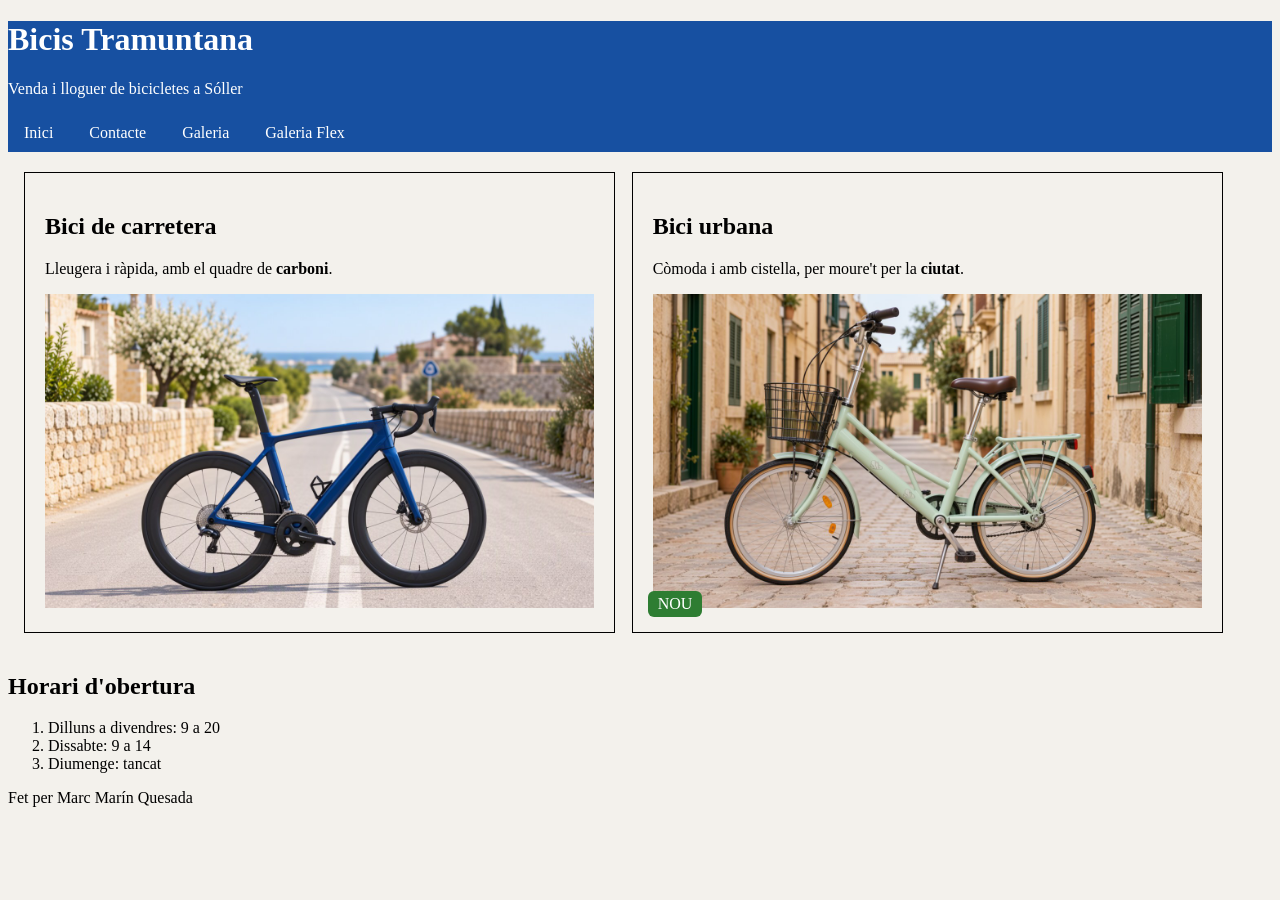
<file: WEB GALERIA/index.html>
<!DOCTYPE html>
<html lang="ca">
<head>
  <meta charset="utf-8">
  <meta name="viewport" content="width=device-width, initial-scale=1">
  <title>Bicis Tramuntana</title>
  <link rel="stylesheet" href="css/estils.css">
</head>
<body>
  <header>
    <h1>Bicis Tramuntana</h1>
    <p class="eslogan">Venda i lloguer de bicicletes a Sóller</p>
    <nav>
      <ul>
        <li><a href="index.html">Inici</a></li>
        <li><a href="contacte.html">Contacte</a></li>
         <li><a href="galeria.html">Galeria</a></li>
         <li><a href="galeria_flex.html">Galeria Flex</a></li>
      </ul>
    </nav>
  </header>

  <main>
    <article>
      <h2>Bici de carretera</h2>
      <p>Lleugera i ràpida, amb el quadre de <strong>carboni</strong>.</p>
      <img src="IMG/carretera.jpg" alt="Bicicleta de carretera blava en una carretera de pagès">
    </article>

    <article>
      <h2>Bici urbana</h2>
      <p>Còmoda i amb cistella, per moure't per la <strong>ciutat</strong>.</p>
      <img src="IMG/urbana.jpg" alt="Bicicleta urbana verda en un carrer empedrat">
      <span class="nou">Nou</span>
    </article>
  </main>

  <footer>
    <h2>Horari d'obertura</h2>
    <ol>
      <li>Dilluns a divendres: 9 a 20</li>
      <li>Dissabte: 9 a 14</li>
      <li>Diumenge: tancat</li>
    </ol>
    <p>Fet per Marc Marín Quesada</p>
  </footer>
</body>
</html>
</file>
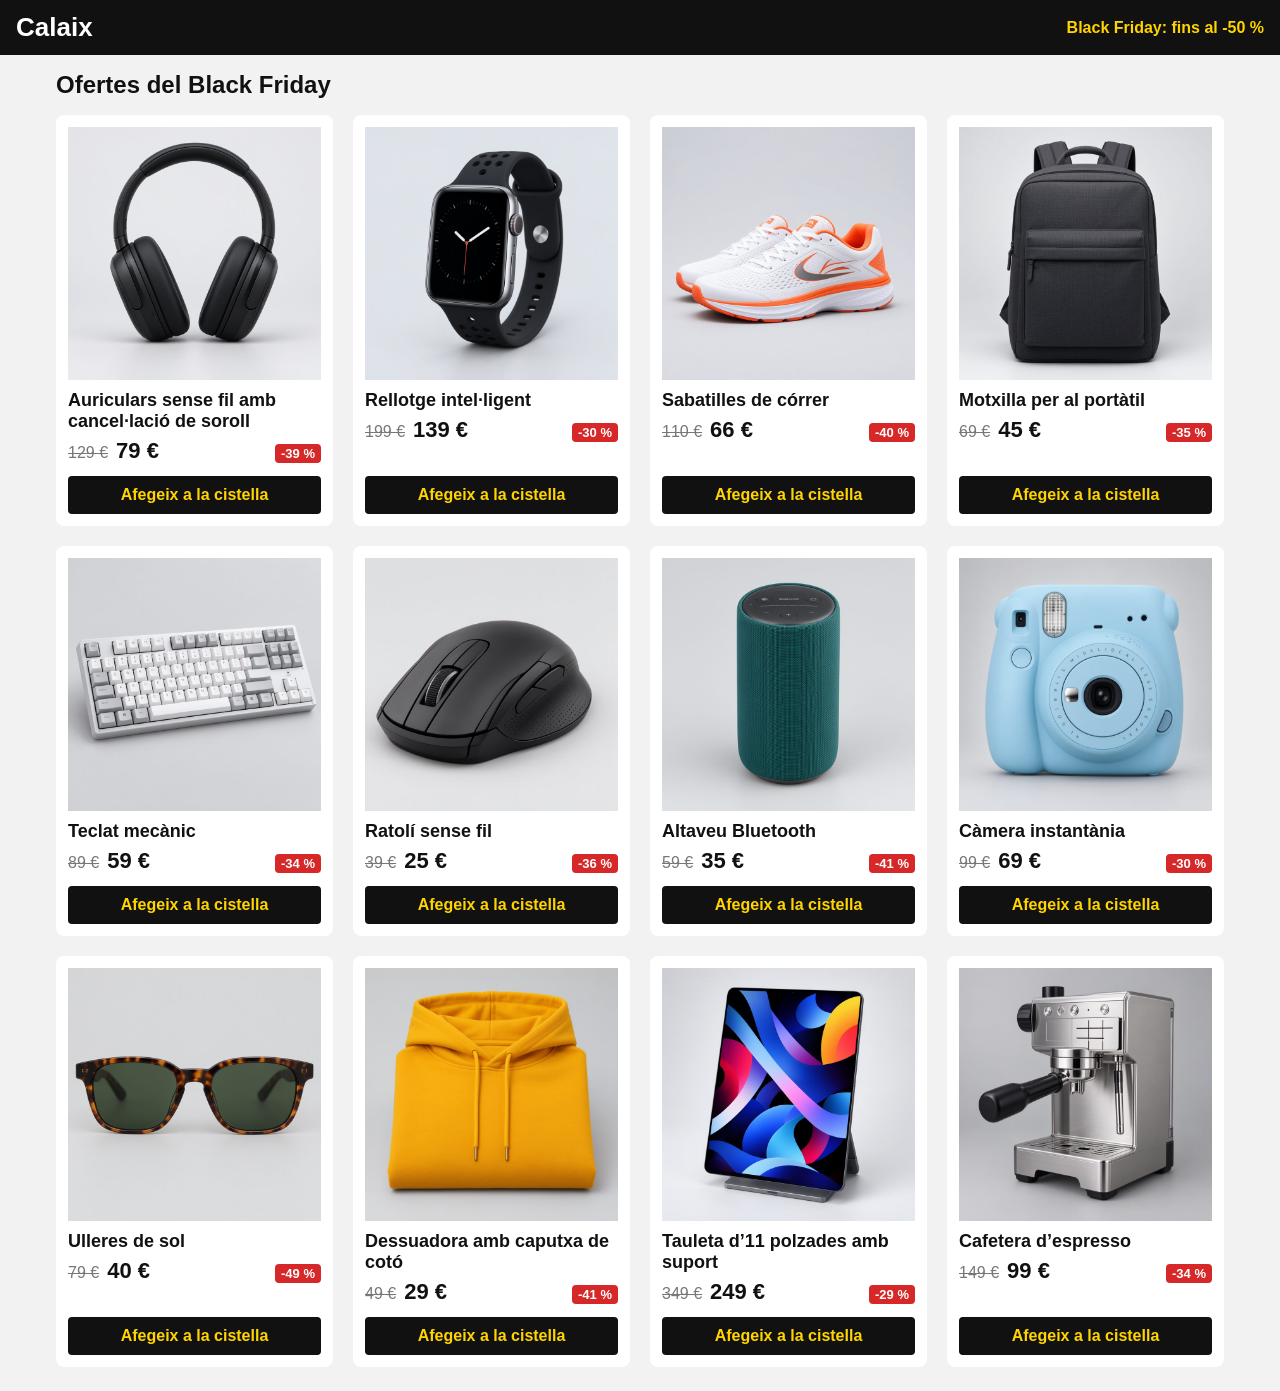
<file: WEB BLACK FRIDAY/flex.html>
<!DOCTYPE html>
<html lang="ca">
<head>
  <meta charset="utf-8">
  <meta name="viewport" content="width=device-width, initial-scale=1">
  <title>Black Friday · Calaix (Flexbox)</title>
  <link rel="stylesheet" href="css/flex.css">
</head>
<body>
  <header>
    <p class="logo">Calaix</p>
    <p class="oferta">Black Friday: fins al -50 %</p>
  </header>

  <main>
    <h1>Ofertes del Black Friday</h1>
    <div class="productes">
      <article class="producte">
        <img src="img/auriculars.jpg" alt="Auriculars negres de diadema">
        <h2>Auriculars sense fil amb cancel·lació de soroll</h2>
        <p class="preus">
          <del>129 €</del> <strong>79 €</strong> <span class="descompte">-39 %</span>
        </p>
        <a class="boto" href="#">Afegeix a la cistella</a>
      </article>

      <article class="producte">
        <img src="img/rellotge.jpg" alt="Rellotge intel·ligent amb corretja negra">
        <h2>Rellotge intel·ligent</h2>
        <p class="preus">
          <del>199 €</del> <strong>139 €</strong> <span class="descompte">-30 %</span>
        </p>
        <a class="boto" href="#">Afegeix a la cistella</a>
      </article>

      <article class="producte">
        <img src="img/sabatilles.jpg" alt="Sabatilles blanques i taronges">
        <h2>Sabatilles de córrer</h2>
        <p class="preus">
          <del>110 €</del> <strong>66 €</strong> <span class="descompte">-40 %</span>
        </p>
        <a class="boto" href="#">Afegeix a la cistella</a>
      </article>

      <article class="producte">
        <img src="img/motxilla.jpg" alt="Motxilla gris fosc">
        <h2>Motxilla per al portàtil</h2>
        <p class="preus">
          <del>69 €</del> <strong>45 €</strong> <span class="descompte">-35 %</span>
        </p>
        <a class="boto" href="#">Afegeix a la cistella</a>
      </article>

      <article class="producte">
        <img src="img/teclat.jpg" alt="Teclat mecànic de tecles blanques">
        <h2>Teclat mecànic</h2>
        <p class="preus">
          <del>89 €</del> <strong>59 €</strong> <span class="descompte">-34 %</span>
        </p>
        <a class="boto" href="#">Afegeix a la cistella</a>
      </article>

      <article class="producte">
        <img src="img/ratoli.jpg" alt="Ratolí ergonòmic de color grafit">
        <h2>Ratolí sense fil</h2>
        <p class="preus">
          <del>39 €</del> <strong>25 €</strong> <span class="descompte">-36 %</span>
        </p>
        <a class="boto" href="#">Afegeix a la cistella</a>
      </article>

      <article class="producte">
        <img src="img/altaveu.jpg" alt="Altaveu cilíndric de tela verda">
        <h2>Altaveu Bluetooth</h2>
        <p class="preus">
          <del>59 €</del> <strong>35 €</strong> <span class="descompte">-41 %</span>
        </p>
        <a class="boto" href="#">Afegeix a la cistella</a>
      </article>

      <article class="producte">
        <img src="img/camera.jpg" alt="Càmera instantània blau cel">
        <h2>Càmera instantània</h2>
        <p class="preus">
          <del>99 €</del> <strong>69 €</strong> <span class="descompte">-30 %</span>
        </p>
        <a class="boto" href="#">Afegeix a la cistella</a>
      </article>

      <article class="producte">
        <img src="img/ulleres.jpg" alt="Ulleres de sol de carei">
        <h2>Ulleres de sol</h2>
        <p class="preus">
          <del>79 €</del> <strong>40 €</strong> <span class="descompte">-49 %</span>
        </p>
        <a class="boto" href="#">Afegeix a la cistella</a>
      </article>

      <article class="producte">
        <img src="img/dessuadora.jpg" alt="Dessuadora groga plegada">
        <h2>Dessuadora amb caputxa de cotó</h2>
        <p class="preus">
          <del>49 €</del> <strong>29 €</strong> <span class="descompte">-41 %</span>
        </p>
        <a class="boto" href="#">Afegeix a la cistella</a>
      </article>

      <article class="producte">
        <img src="img/tauleta.jpg" alt="Tauleta damunt d’un suport">
        <h2>Tauleta d’11 polzades amb suport</h2>
        <p class="preus">
          <del>349 €</del> <strong>249 €</strong> <span class="descompte">-29 %</span>
        </p>
        <a class="boto" href="#">Afegeix a la cistella</a>
      </article>

      <article class="producte">
        <img src="img/cafetera.jpg" alt="Cafetera d’espresso d’acer inoxidable">
        <h2>Cafetera d’espresso</h2>
        <p class="preus">
          <del>149 €</del> <strong>99 €</strong> <span class="descompte">-34 %</span>
        </p>
        <a class="boto" href="#">Afegeix a la cistella</a>
      </article>
    </div>
  </main>
</body>
</html>
</file>
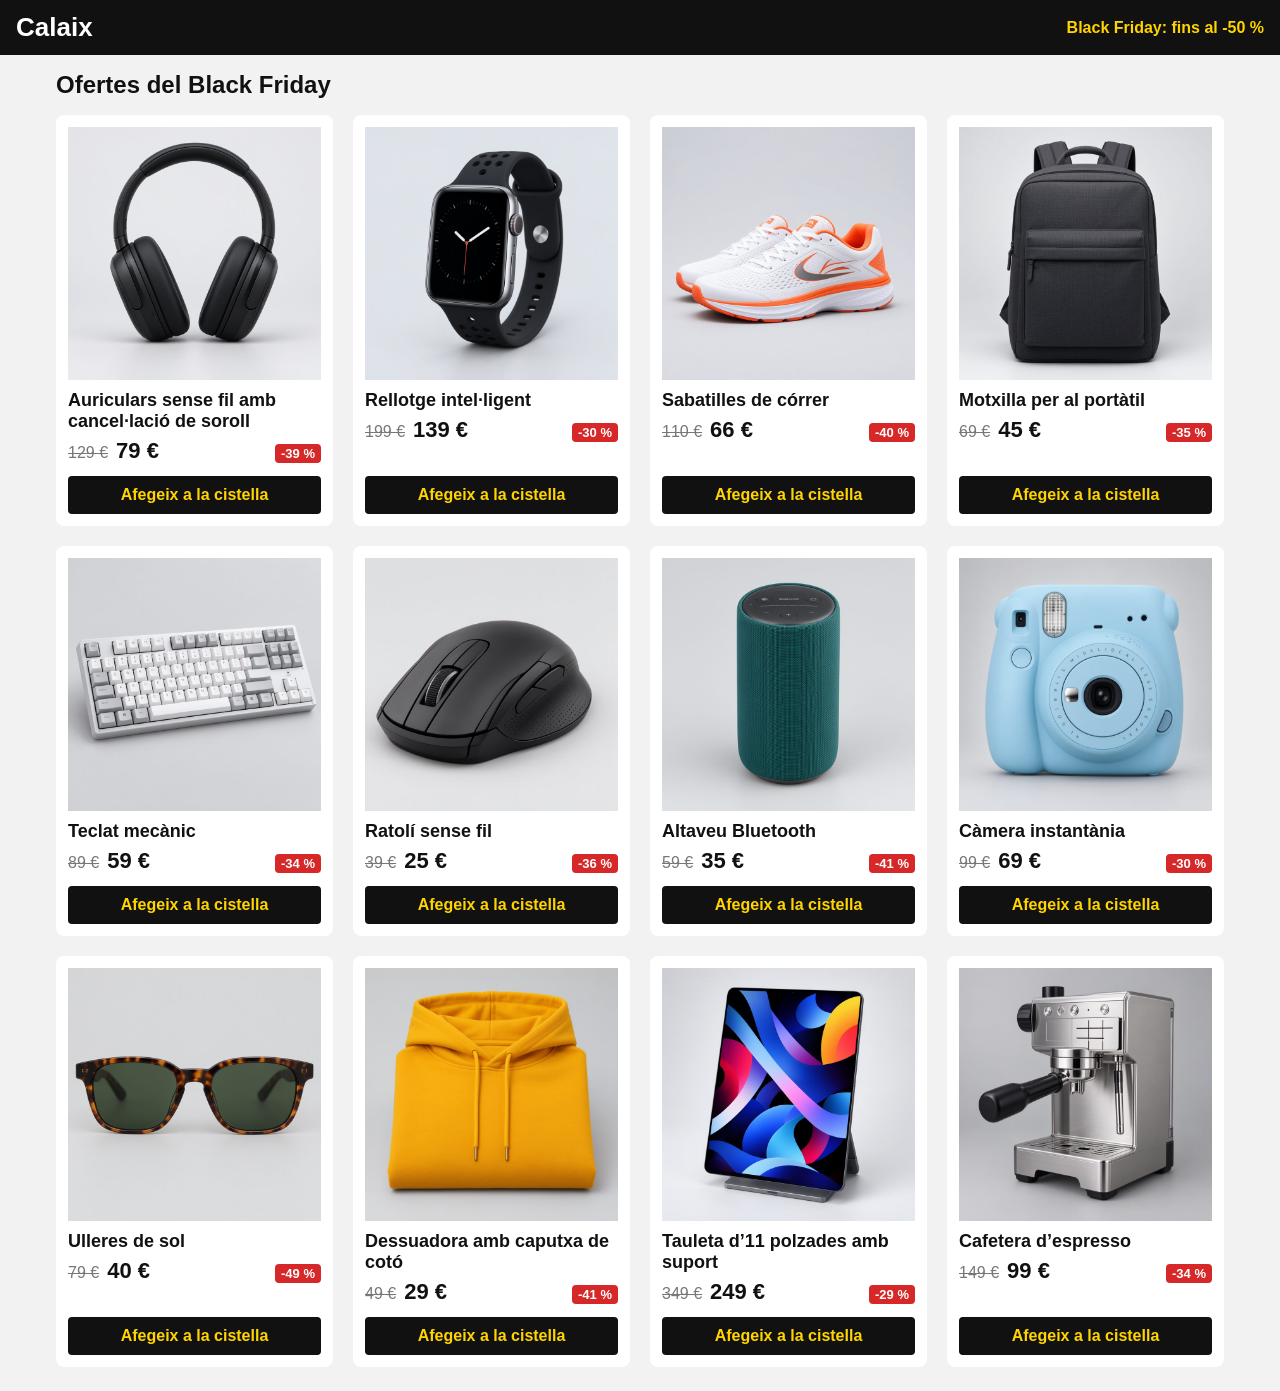
<file: WEB BLACK FRIDAY/grid.html>
<!DOCTYPE html>
<html lang="ca">
<head>
  <meta charset="utf-8">
  <meta name="viewport" content="width=device-width, initial-scale=1">
  <title>Black Friday · Calaix (Grid)</title>
  <link rel="stylesheet" href="css/grid.css">
</head>
<body>
  <header>
    <p class="logo">Calaix</p>
    <p class="oferta">Black Friday: fins al -50 %</p>
  </header>

  <main>
    <h1>Ofertes del Black Friday</h1>
    <div class="productes">
      <article class="producte">
        <img src="img/auriculars.jpg" alt="Auriculars negres de diadema">
        <h2>Auriculars sense fil amb cancel·lació de soroll</h2>
        <p class="preus">
          <del>129 €</del> <strong>79 €</strong> <span class="descompte">-39 %</span>
        </p>
        <a class="boto" href="#">Afegeix a la cistella</a>
      </article>

      <article class="producte">
        <img src="img/rellotge.jpg" alt="Rellotge intel·ligent amb corretja negra">
        <h2>Rellotge intel·ligent</h2>
        <p class="preus">
          <del>199 €</del> <strong>139 €</strong> <span class="descompte">-30 %</span>
        </p>
        <a class="boto" href="#">Afegeix a la cistella</a>
      </article>

      <article class="producte">
        <img src="img/sabatilles.jpg" alt="Sabatilles blanques i taronges">
        <h2>Sabatilles de córrer</h2>
        <p class="preus">
          <del>110 €</del> <strong>66 €</strong> <span class="descompte">-40 %</span>
        </p>
        <a class="boto" href="#">Afegeix a la cistella</a>
      </article>

      <article class="producte">
        <img src="img/motxilla.jpg" alt="Motxilla gris fosc">
        <h2>Motxilla per al portàtil</h2>
        <p class="preus">
          <del>69 €</del> <strong>45 €</strong> <span class="descompte">-35 %</span>
        </p>
        <a class="boto" href="#">Afegeix a la cistella</a>
      </article>

      <article class="producte">
        <img src="img/teclat.jpg" alt="Teclat mecànic de tecles blanques">
        <h2>Teclat mecànic</h2>
        <p class="preus">
          <del>89 €</del> <strong>59 €</strong> <span class="descompte">-34 %</span>
        </p>
        <a class="boto" href="#">Afegeix a la cistella</a>
      </article>

      <article class="producte">
        <img src="img/ratoli.jpg" alt="Ratolí ergonòmic de color grafit">
        <h2>Ratolí sense fil</h2>
        <p class="preus">
          <del>39 €</del> <strong>25 €</strong> <span class="descompte">-36 %</span>
        </p>
        <a class="boto" href="#">Afegeix a la cistella</a>
      </article>

      <article class="producte">
        <img src="img/altaveu.jpg" alt="Altaveu cilíndric de tela verda">
        <h2>Altaveu Bluetooth</h2>
        <p class="preus">
          <del>59 €</del> <strong>35 €</strong> <span class="descompte">-41 %</span>
        </p>
        <a class="boto" href="#">Afegeix a la cistella</a>
      </article>

      <article class="producte">
        <img src="img/camera.jpg" alt="Càmera instantània blau cel">
        <h2>Càmera instantània</h2>
        <p class="preus">
          <del>99 €</del> <strong>69 €</strong> <span class="descompte">-30 %</span>
        </p>
        <a class="boto" href="#">Afegeix a la cistella</a>
      </article>

      <article class="producte">
        <img src="img/ulleres.jpg" alt="Ulleres de sol de carei">
        <h2>Ulleres de sol</h2>
        <p class="preus">
          <del>79 €</del> <strong>40 €</strong> <span class="descompte">-49 %</span>
        </p>
        <a class="boto" href="#">Afegeix a la cistella</a>
      </article>

      <article class="producte">
        <img src="img/dessuadora.jpg" alt="Dessuadora groga plegada">
        <h2>Dessuadora amb caputxa de cotó</h2>
        <p class="preus">
          <del>49 €</del> <strong>29 €</strong> <span class="descompte">-41 %</span>
        </p>
        <a class="boto" href="#">Afegeix a la cistella</a>
      </article>

      <article class="producte">
        <img src="img/tauleta.jpg" alt="Tauleta damunt d’un suport">
        <h2>Tauleta d’11 polzades amb suport</h2>
        <p class="preus">
          <del>349 €</del> <strong>249 €</strong> <span class="descompte">-29 %</span>
        </p>
        <a class="boto" href="#">Afegeix a la cistella</a>
      </article>

      <article class="producte">
        <img src="img/cafetera.jpg" alt="Cafetera d’espresso d’acer inoxidable">
        <h2>Cafetera d’espresso</h2>
        <p class="preus">
          <del>149 €</del> <strong>99 €</strong> <span class="descompte">-34 %</span>
        </p>
        <a class="boto" href="#">Afegeix a la cistella</a>
      </article>
    </div>
  </main>
</body>
</html>
</file>
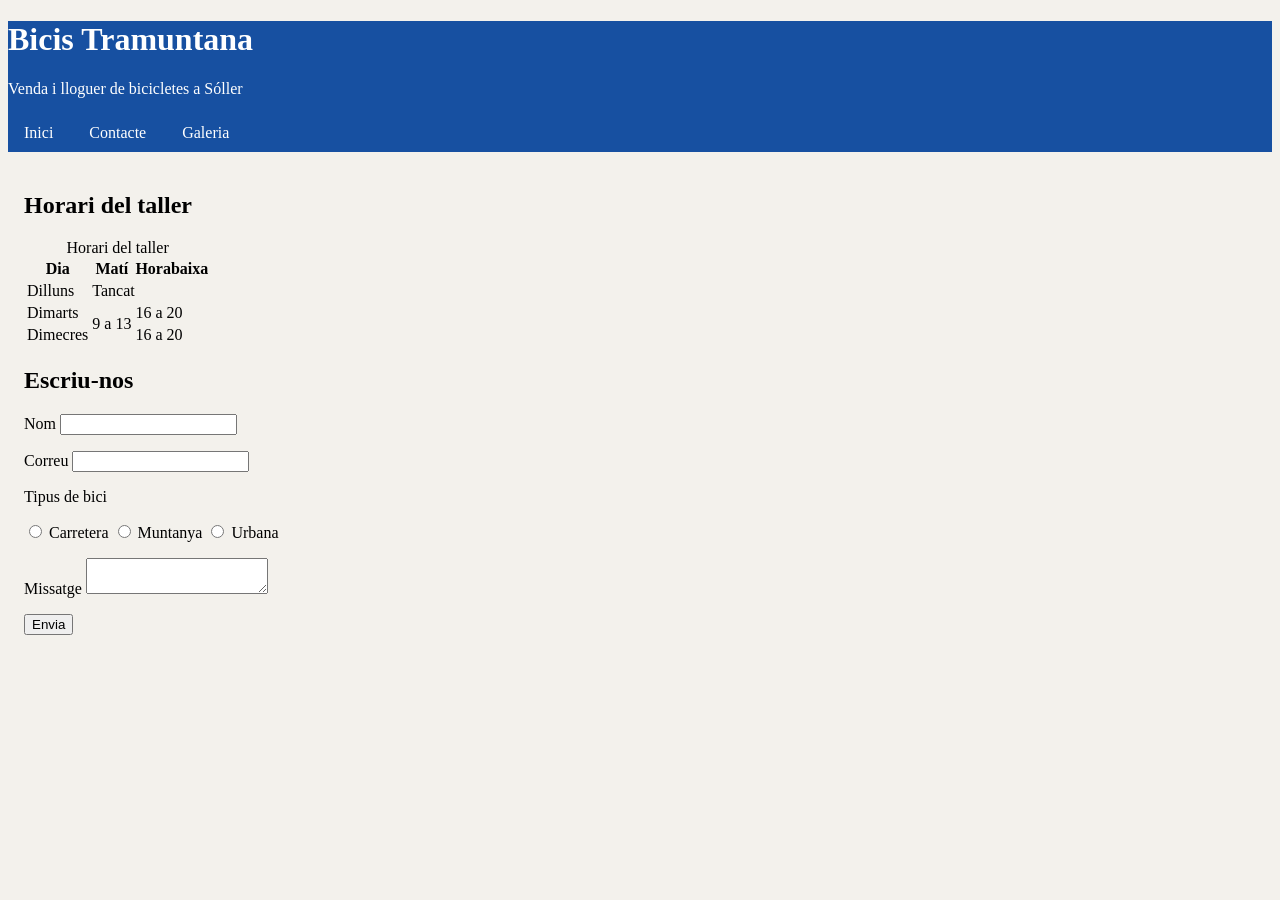
<file: WEB GALERIA/contacte.html>
<!DOCTYPE html>
<html lang="ca">
<head>
  <meta charset="utf-8">
  <meta name="viewport" content="width=device-width, initial-scale=1">
  <title>Contacte · Bicis Tramuntana</title>
  <link rel="stylesheet" href="css/estils.css">
</head>
<body>
  <header>
    <h1>Bicis Tramuntana</h1>
    <p class="eslogan">Venda i lloguer de bicicletes a Sóller</p>
    <nav>
      <ul>
        <li><a href="index.html">Inici</a></li>
        <li><a href="contacte.html">Contacte</a></li>
        <li><a href="galeria.html">Galeria</a></li>
      </ul>
    </nav>
  </header>

  <main>
    <h2>Horari del taller</h2>
    <table>
      <caption>Horari del taller</caption>
      <tr>
        <th>Dia</th>
        <th>Matí</th>
        <th>Horabaixa</th>
      </tr>
      <tr>
        <td>Dilluns</td>
        <td colspan="2">Tancat</td>
      </tr>
      <tr>
        <td>Dimarts</td>
        <td rowspan="2">9 a 13</td>
        <td>16 a 20</td>
      </tr>
      <tr>
        <td>Dimecres</td>
        <td>16 a 20</td>
      </tr>
    </table>

    <h2>Escriu-nos</h2>
    <form action="contacte.php" method="post">
      <p>
        <label for="nom">Nom</label>
        <input type="text" id="nom" name="nom" required>
      </p>
      <p>
        <label for="correu">Correu</label>
        <input type="email" id="correu" name="correu" required>
      </p>
      <p>Tipus de bici</p>
      <p>
        <input type="radio" id="carretera" name="bici" value="carretera">
        <label for="carretera">Carretera</label>
        <input type="radio" id="muntanya" name="bici" value="muntanya">
        <label for="muntanya">Muntanya</label>
        <input type="radio" id="urbana" name="bici" value="urbana">
        <label for="urbana">Urbana</label>
      </p>
      <p>
        <label for="missatge">Missatge</label>
        <textarea id="missatge" name="missatge"></textarea>
      </p>
      <button type="submit">Envia</button>
    </form>
  </main>
</body>
</html>
</file>
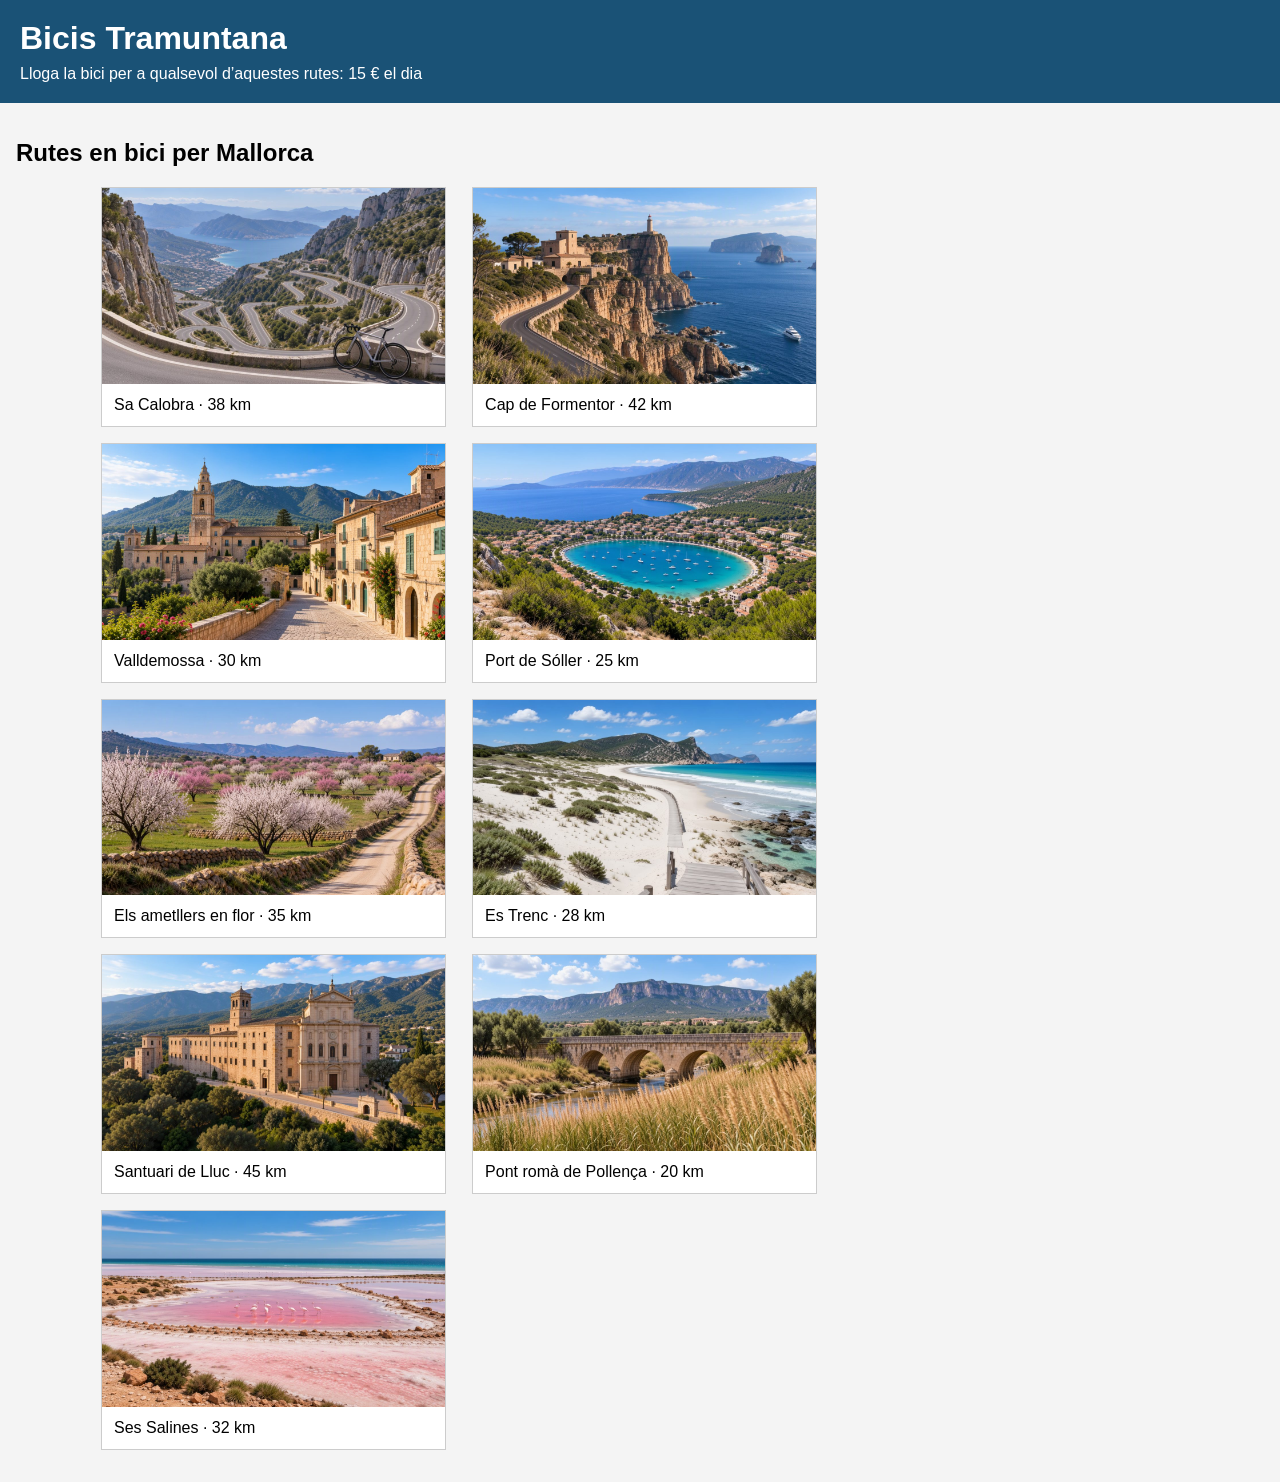
<file: WEB GALERIA/galeria.html>
<!DOCTYPE html>
<html lang="ca">
<head>
  <meta charset="utf-8">
  <meta name="viewport" content="width=device-width, initial-scale=1">
  <title>Galeria · Bicis Tramuntana</title>
  <link rel="stylesheet" href="css/galeria.css">
</head>
<body>
  <header>
    <h1>Bicis Tramuntana</h1>
    <p class="banner">Lloga la bici per a qualsevol d’aquestes rutes: 15 € el dia</p>
  </header>

  <main>
    <h2>Rutes en bici per Mallorca</h2>
    <div class="galeria">
      <figure>
        <img src="img/sa_calobra.jpg" alt="Carretera de revolts entre penya-segats de la serra de Tramuntana">
        <figcaption>Sa Calobra <span class="km">· 38 km</span></figcaption>
      </figure>

      <figure>
        <img src="img/formentor.jpg" alt="Carretera costanera cap al far del Cap de Formentor amb vistes al mar">
        <figcaption>Cap de Formentor <span class="km">· 42 km</span></figcaption>
      </figure>

      <figure>
        <img src="img/valldemossa.jpg" alt="Poble de muntanya de Valldemossa envoltat de vegetació a la serra">
        <figcaption>Valldemossa <span class="km">· 30 km</span></figcaption>
      </figure>

      <figure>
        <img src="img/port_soller.jpg" alt="Badia circular del Port de Sóller amb barques i muntanyes al fons">
        <figcaption>Port de Sóller <span class="km">· 25 km</span></figcaption>
      </figure>

      <figure>
        <img src="img/ametllers.jpg" alt="Camp ple d'ametllers florits de color blanc i rosat">
        <figcaption>Els ametllers en flor <span class="km">· 35 km</span></figcaption>
      </figure>

      <figure>
        <img src="img/es_trenc.jpg" alt="Platja d'arena blanca i aigua turquesa d'Es Trenc">
        <figcaption>Es Trenc <span class="km">· 28 km</span></figcaption>
      </figure>

      <figure>
        <img src="img/lluc.jpg" alt="Santuari de Lluc envoltat de boscos i muntanyes de la Tramuntana">
        <figcaption>Santuari de Lluc <span class="km">· 45 km</span></figcaption>
      </figure>

      <figure>
        <img src="img/pollenca.jpg" alt="Pont romà de pedra sobre el torrent de Pollença">
        <figcaption>Pont romà de Pollença <span class="km">· 20 km</span></figcaption>
      </figure>

      <figure>
        <img src="img/salines.jpg" alt="Estanys de sal amb reflexos rosats a Ses Salines">
        <figcaption>Ses Salines <span class="km">· 32 km</span></figcaption>
      </figure>
    </div>
  </main>
</body>
</html>
</file>
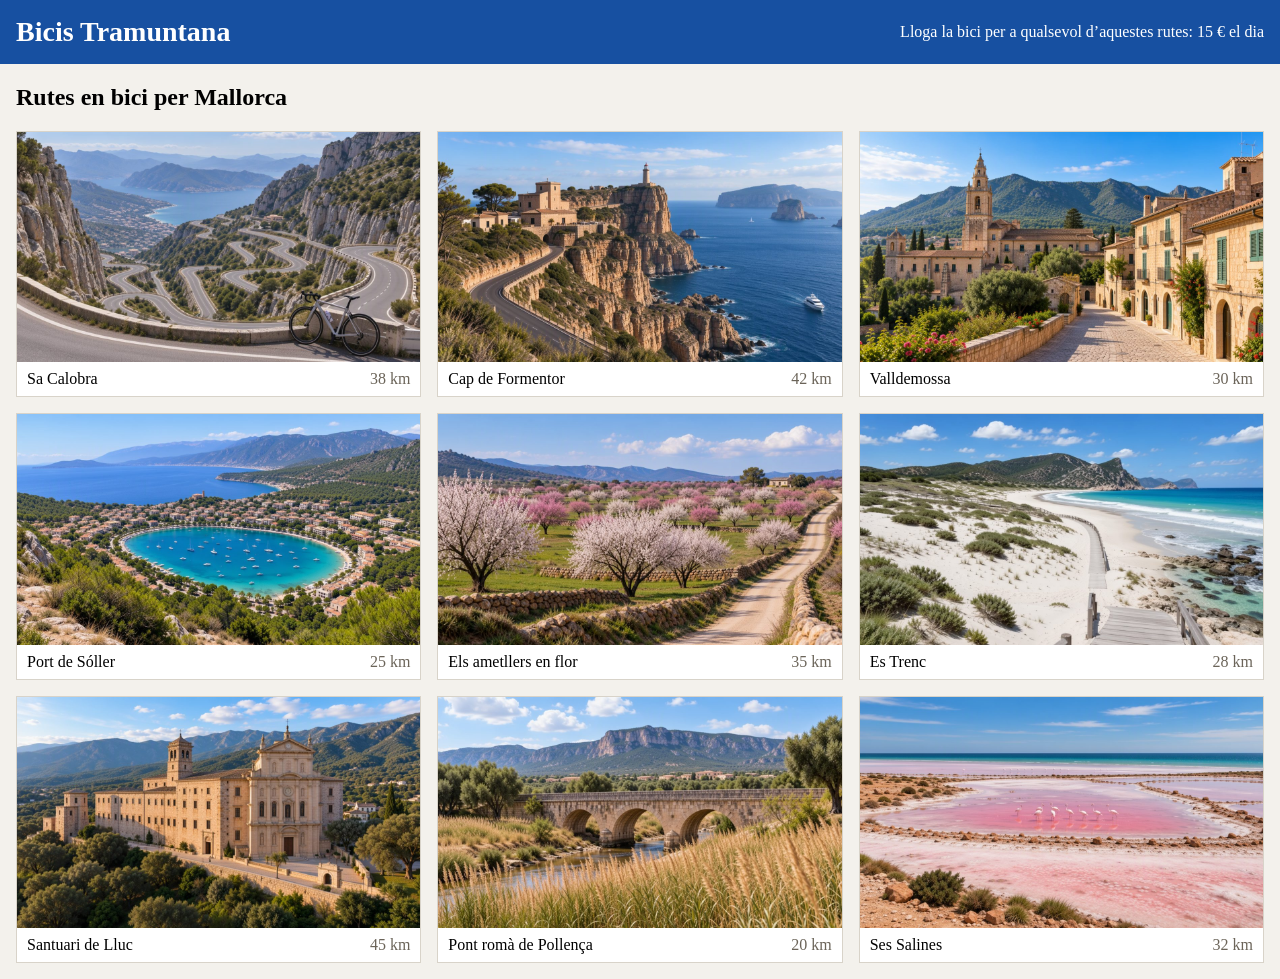
<file: WEB GALERIA/galeria_flex.html>
<!DOCTYPE html>
<html lang="ca">
<head>
  <meta charset="utf-8">
  <meta name="viewport" content="width=device-width, initial-scale=1">
  <title>Rutes (Flexbox) · Bicis Tramuntana</title>
  <link rel="stylesheet" href="css/galeria_flex.css">
</head>
<body>
  <header>
    <h1>Bicis Tramuntana</h1>
    <p class="banner">Lloga la bici per a qualsevol d’aquestes rutes: 15 € el dia</p>
  </header>

  <main>
    <h2>Rutes en bici per Mallorca</h2>
    <div class="galeria">
      <figure>
        <img src="img/sa_calobra.jpg" alt="Carretera de revolts entre penya-segats de la serra de Tramuntana">
        <figcaption>Sa Calobra <span class="km">38 km</span></figcaption>
      </figure>

      <figure>
        <img src="img/formentor.jpg" alt="El far de Formentor damunt dels penya-segats">
        <figcaption>Cap de Formentor <span class="km">42 km</span></figcaption>
      </figure>

      <figure>
        <img src="img/valldemossa.jpg" alt="El poble de pedra de Valldemossa amb el campanar de la cartoixa">
        <figcaption>Valldemossa <span class="km">30 km</span></figcaption>
      </figure>

      <figure>
        <img src="img/port_soller.jpg" alt="La badia del Port de Sóller vista des de dalt">
        <figcaption>Port de Sóller <span class="km">25 km</span></figcaption>
      </figure>

      <figure>
        <img src="img/ametllers.jpg" alt="Ametllers florits en un camp amb parets de pedra seca">
        <figcaption>Els ametllers en flor <span class="km">35 km</span></figcaption>
      </figure>

      <figure>
        <img src="img/es_trenc.jpg" alt="Platja d’arena blanca amb dunes i una passarel·la de fusta">
        <figcaption>Es Trenc <span class="km">28 km</span></figcaption>
      </figure>

      <figure>
        <img src="img/lluc.jpg" alt="El santuari de Lluc en una vall verda de muntanya">
        <figcaption>Santuari de Lluc <span class="km">45 km</span></figcaption>
      </figure>

      <figure>
        <img src="img/pollenca.jpg" alt="Un pont de pedra amb arcs damunt d’un torrent, entre canyes">
        <figcaption>Pont romà de Pollença <span class="km">20 km</span></figcaption>
      </figure>

      <figure>
        <img src="img/salines.jpg" alt="Les basses de sal de Ses Salines amb flamencs al fons">
        <figcaption>Ses Salines <span class="km">32 km</span></figcaption>
      </figure>
    </div>
  </main>
</body>
</html>
</file>
<file: WEB GALERIA/css/estils.css>
html {
  box-sizing: border-box;
  font-size: 62.5%;
}

*, *::before, *::after {
  box-sizing: inherit;
}

:root {
  --principal: #1750a1;
  --fons: #f3f1ec;
}

body {
  font-size: 1.6rem;
  background-color: var(--fons);
}

header {
  background-color: var(--principal);
  color: white;
}

h1 {
  font-size: 3.2rem;
}

h2 {
  font-size: 2.4rem;
}

.eslogan {
  display: none;
}

nav ul {
  list-style: none;
  margin: 0;
  padding: 0;
}

nav a {
  display: block;
  padding: 10px 16px;
  color: white;
  text-decoration: none;
}

main {
  padding: 20px 16px 0;
}

article {
  position: relative;
  padding: 20px;
  border: 1px solid black;
  margin-bottom: 20px;
}

article img {
  width: 100%;
}

.nou {
  position: absolute;
  bottom: 15px;
  left: 15px;
  padding: 4px 10px;
  background-color: #2e7d32;
  color: white;
  text-transform: uppercase;
  border-radius: 6px;
}

@media (min-width: 768px) {
  .eslogan {
    display: block;
  }

  nav li {
    display: inline-block;
  }

  article {
    display: inline-block;
    width: 48%;
    margin-right: 1%;
    vertical-align: top;
  }
}
</file>
<file: WEB BLACK FRIDAY/css/flex.css>
html {
  box-sizing: border-box;
  font-size: 62.5%;
}

*, *::before, *::after {
  box-sizing: inherit;
}

body {
  margin: 0;
  font-size: 1.6rem;
  font-family: Arial, Helvetica, sans-serif;
  background-color: #f2f2f2;
  color: #111;
}

header {
  display: flex;
  justify-content: space-between;
  align-items: center;
  padding: 12px 16px;
  background-color: #111;
  color: white;
}

header p {
  margin: 0;
}

.logo {
  font-size: 2.6rem;
  font-weight: bold;
}

.oferta {
  color: #ffd400;
  font-weight: bold;
}

main {
  max-width: 1200px;
  margin: 0 auto;
  padding: 0 16px 24px;
}

h1 {
  font-size: 2.4rem;
}

.productes {
  display: flex;
  flex-wrap: wrap;
  gap: 20px;
}

.producte {
  display: flex;
  flex-direction: column;
  width: 100%;
  padding: 12px;
  background-color: white;
  border-radius: 8px;
}

.producte img {
  display: block;
  width: 100%;
}

.producte h2 {
  margin: 10px 0 6px;
  font-size: 1.8rem;
}

.preus {
  display: flex;
  gap: 8px;
  align-items: baseline;
  margin: 0 0 12px;
}

.preus del {
  color: #777;
}

.preus strong {
  font-size: 2.2rem;
}

.descompte {
  margin-left: auto;
  padding: 2px 6px;
  border-radius: 4px;
  background-color: #d62828;
  color: white;
  font-size: 1.3rem;
  font-weight: bold;
}

.boto {
  margin-top: auto;
  padding: 10px;
  border-radius: 4px;
  background-color: #111;
  color: #ffd400;
  text-align: center;
  text-decoration: none;
  font-weight: bold;
}

@media (min-width: 576px) {
  .producte {
    width: calc((100% - 20px) / 2);
  }
}

@media (min-width: 768px) {
  .producte {
    width: calc((100% - 40px) / 3);
  }
}

@media (min-width: 992px) {
  .producte {
    width: calc((100% - 60px) / 4);
  }
}
</file>
<file: WEB BLACK FRIDAY/css/grid.css>
html {
  box-sizing: border-box;
  font-size: 62.5%;
}

*, *::before, *::after {
  box-sizing: inherit;
}

body {
  margin: 0;
  font-size: 1.6rem;
  font-family: Arial, Helvetica, sans-serif;
  background-color: #f2f2f2;
  color: #111;
}

header {
  display: flex;
  justify-content: space-between;
  align-items: center;
  padding: 12px 16px;
  background-color: #111;
  color: white;
}

header p {
  margin: 0;
}

.logo {
  font-size: 2.6rem;
  font-weight: bold;
}

.oferta {
  color: #ffd400;
  font-weight: bold;
}

main {
  max-width: 1200px;
  margin: 0 auto;
  padding: 0 16px 24px;
}

h1 {
  font-size: 2.4rem;
}

.productes {
  display: grid;
  grid-template-columns: 1fr;
  gap: 20px;
}

.producte {
  display: flex;
  flex-direction: column;
  padding: 12px;
  background-color: white;
  border-radius: 8px;
}

.producte img {
  display: block;
  width: 100%;
}

.producte h2 {
  margin: 10px 0 6px;
  font-size: 1.8rem;
}

.preus {
  display: flex;
  gap: 8px;
  align-items: baseline;
  margin: 0 0 12px;
}

.preus del {
  color: #777;
}

.preus strong {
  font-size: 2.2rem;
}

.descompte {
  margin-left: auto;
  padding: 2px 6px;
  border-radius: 4px;
  background-color: #d62828;
  color: white;
  font-size: 1.3rem;
  font-weight: bold;
}

.boto {
  margin-top: auto;
  padding: 10px;
  border-radius: 4px;
  background-color: #111;
  color: #ffd400;
  text-align: center;
  text-decoration: none;
  font-weight: bold;
}

@media (min-width: 576px) {
  .productes {
    grid-template-columns: repeat(2, 1fr);
  }
}

@media (min-width: 768px) {
  .productes {
    grid-template-columns: repeat(3, 1fr);
  }
}

@media (min-width: 992px) {
  .productes {
    grid-template-columns: repeat(4, 1fr);
  }
}
</file>
<file: WEB GALERIA/css/galeria.css>
* {
  box-sizing: border-box;
}

html {
  font-size: 62.5%;
}

body {
  font-family: sans-serif;
  font-size: 1.6rem;
  margin: 0;
  background-color: #f4f4f4;
}

header {
  background-color: #1a5276;
  color: white;
  padding: 20px;
}

header h1 {
  margin: 0;
}

.banner {
  margin: 8px 0 0;
}

main {
  padding: 16px;
}

.galeria {
  max-width: 1100px;
  margin: 0 auto;
}

figure {
  background-color: white;
  border: 1px solid #ccc;
  margin: 0 0 16px;
}

figure img {
  width: 100%;
  display: block;
}

figcaption {
  padding: 12px;
}

.banner,
.km {
  display: none;
}

@media (min-width: 576px) {
  figure {
    display: inline-block;
    width: 48%;
    vertical-align: top;
    margin-right: 1%;
    margin-left: 1%;
  }
}

@media (min-width: 768px) {
  .km {
    display: inline;
  }

  .banner {
    display: block;
  }
}

@media (min-width: 992px) {
  figure {
    width: 31.33%;
  }
}
</file>
<file: WEB GALERIA/css/galeria_flex.css>
html {
  box-sizing: border-box;
  font-size: 62.5%;
}

*, *::before, *::after {
  box-sizing: inherit;
}

body {
  margin: 0;
  font-size: 1.6rem;
  font-family: Georgia, serif;
  background-color: #f3f1ec;
}

header {
  background-color: #1750a1;
  color: white;
  padding: 16px;
}

header h1 {
  margin: 0;
  font-size: 2.8rem;
}

.banner {
  display: none;
  margin: 0;
}

main {
  padding: 0 16px 16px;
}

.galeria {
  display: flex;
  flex-wrap: wrap;
  gap: 16px;
}

figure {
  margin: 0;
  width: 100%;
  background-color: white;
  border: 1px solid #d8d3c9;
}

figure img {
  display: block;
  width: 100%;
}

figcaption {
  display: flex;
  justify-content: space-between;
  padding: 8px 10px;
}

.km {
  display: none;
  color: #6b6459;
}

@media (min-width: 576px) {
  figure {
    width: calc((100% - 16px) / 2);
  }
}

@media (min-width: 768px) {
  .km {
    display: inline;
  }

  .banner {
    display: block;
  }

  header {
    display: flex;
    justify-content: space-between;
    align-items: center;
  }
}

@media (min-width: 992px) {
  figure {
    width: calc((100% - 32px) / 3);
  }
}
</file>
